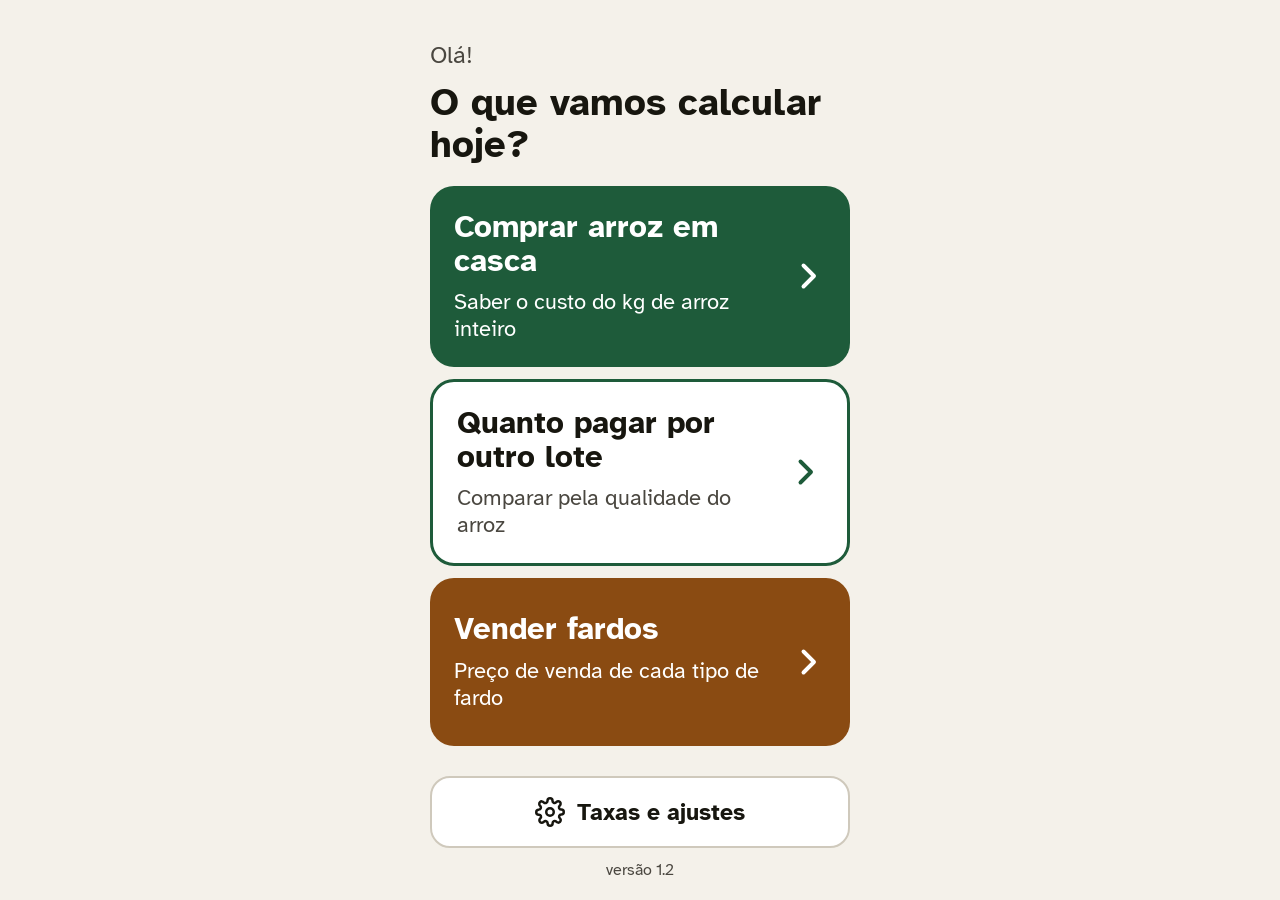
<file: index.html>
<!doctype html>
<html lang="pt-BR">
<head>
<meta charset="utf-8">
<meta name="viewport" content="width=device-width, initial-scale=1, viewport-fit=cover">
<meta name="theme-color" content="#F4F1EA">
<meta name="apple-mobile-web-app-capable" content="yes">
<meta name="mobile-web-app-capable" content="yes">
<meta name="apple-mobile-web-app-status-bar-style" content="default">
<meta name="apple-mobile-web-app-title" content="Custo Arroz">
<title>Custo do Arroz</title>
<link rel="manifest" href="manifest.webmanifest">
<link rel="icon" href="icon-192.png" type="image/png">
<link rel="apple-touch-icon" href="icon-180.png">
<link rel="preload" href="fonts/atkinson-400.woff2" as="font" type="font/woff2" crossorigin>
<link rel="preload" href="fonts/atkinson-700.woff2" as="font" type="font/woff2" crossorigin>
<link rel="stylesheet" href="styles.css">
</head>
<body>
<button id="update" class="update" type="button" hidden>Nova versão disponível.<br>Toque aqui para atualizar.</button>
<main id="app" class="app" aria-live="off"></main>
<div id="kp" class="kp" hidden></div>
<script src="calc.js"></script>
<script src="dados.js"></script>
<script src="app.js"></script>
</body>
</html>
</file>
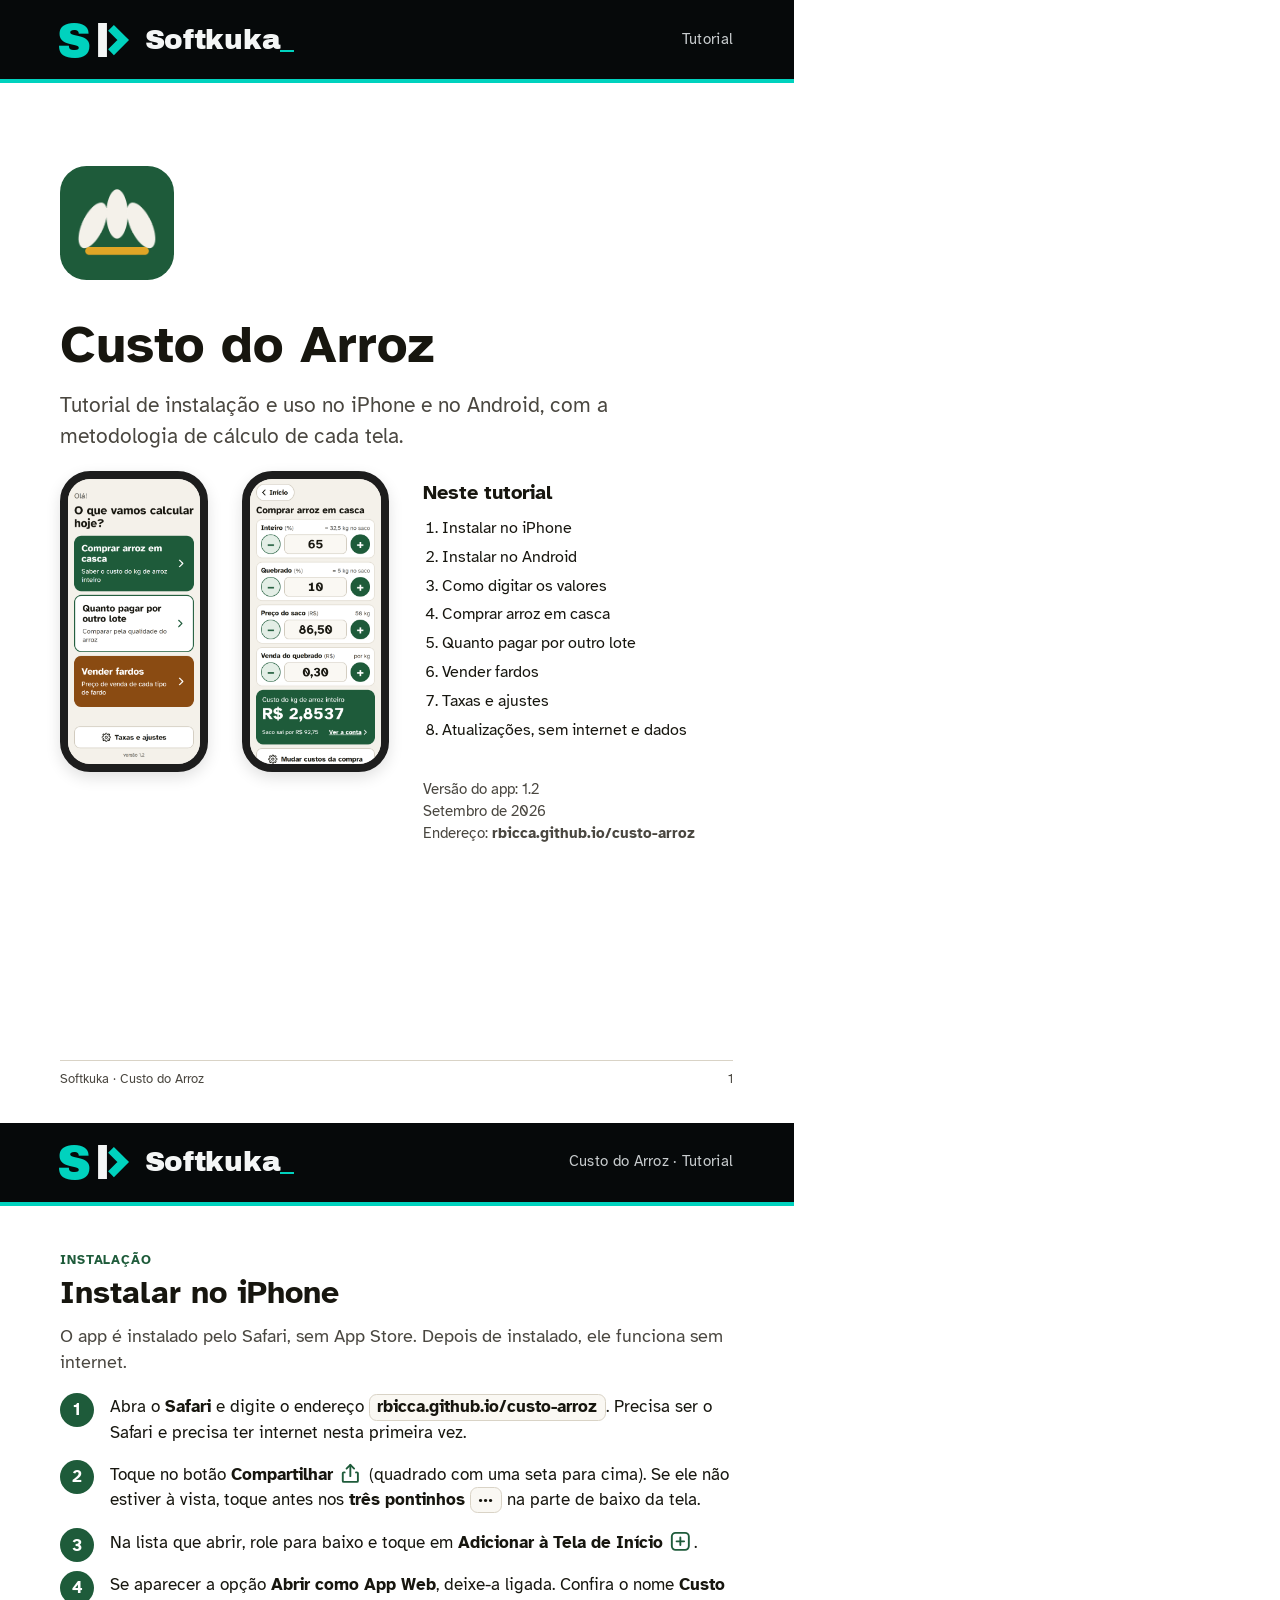
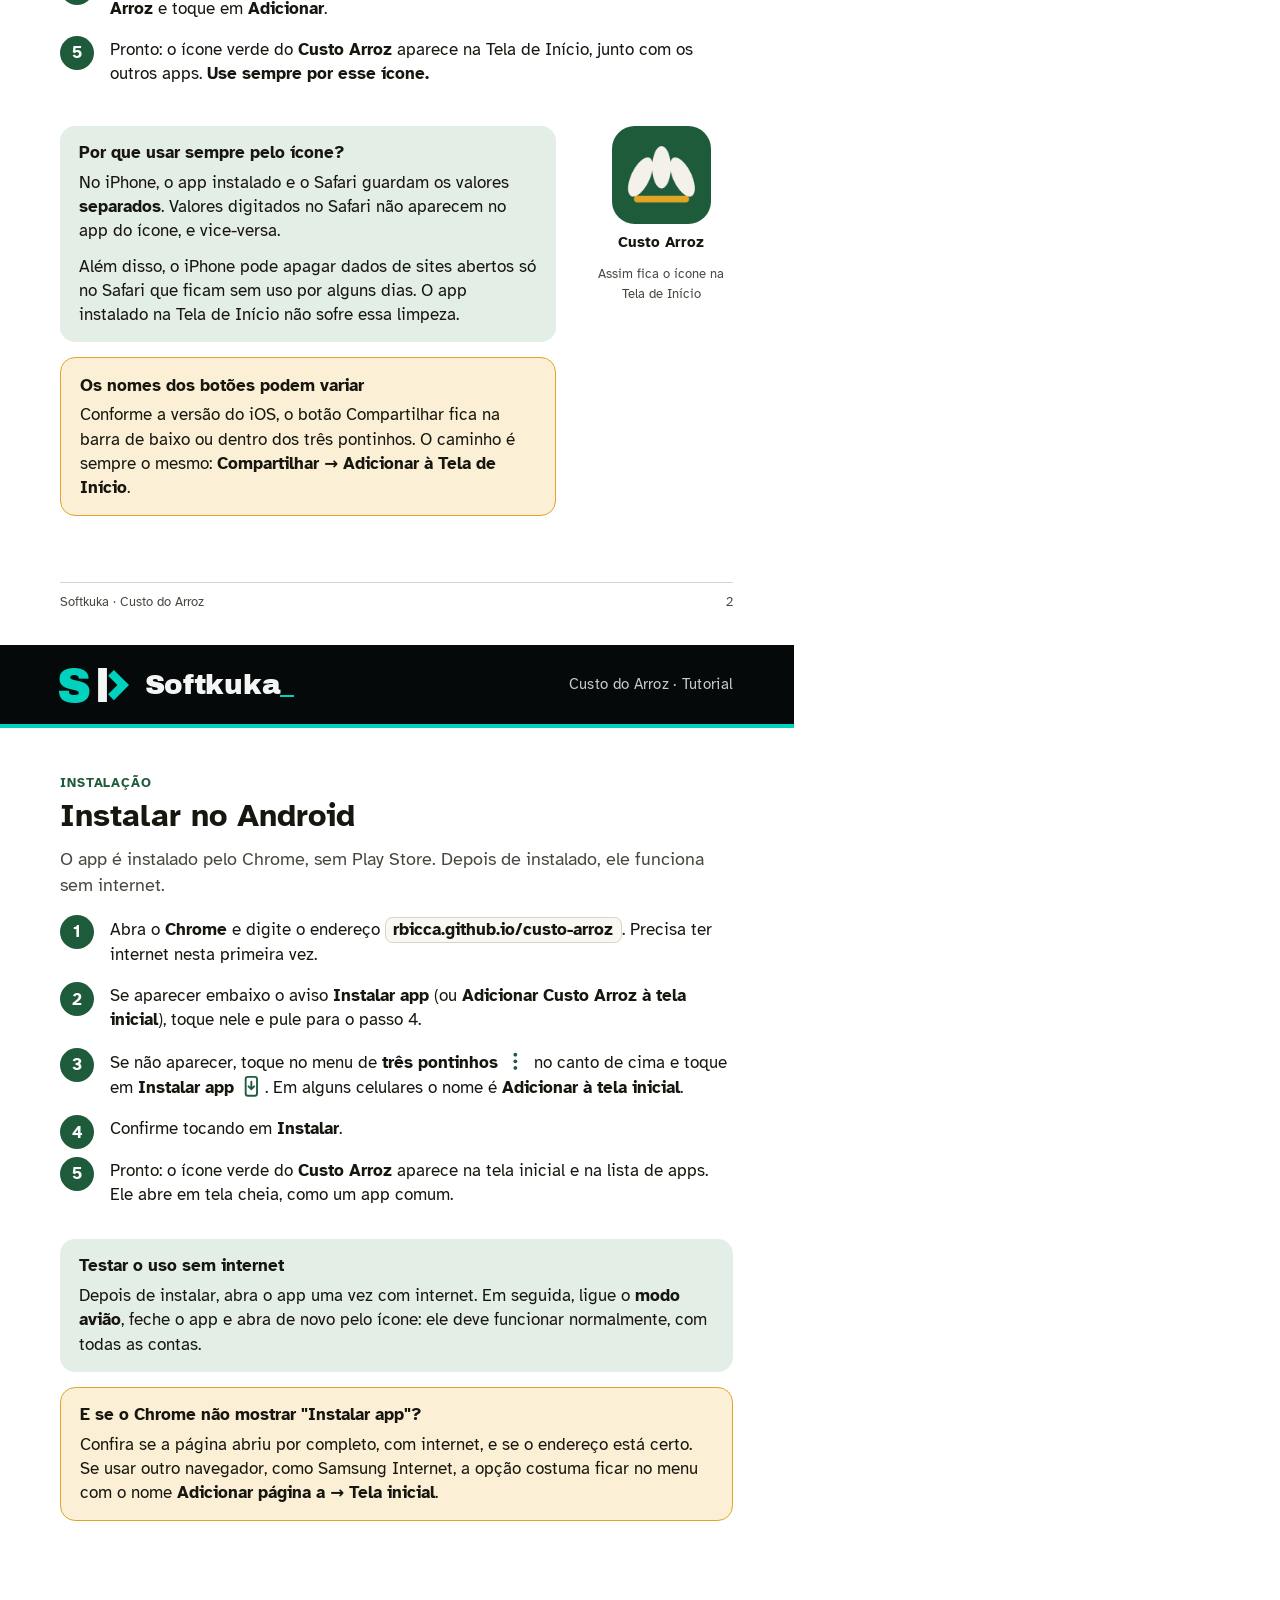
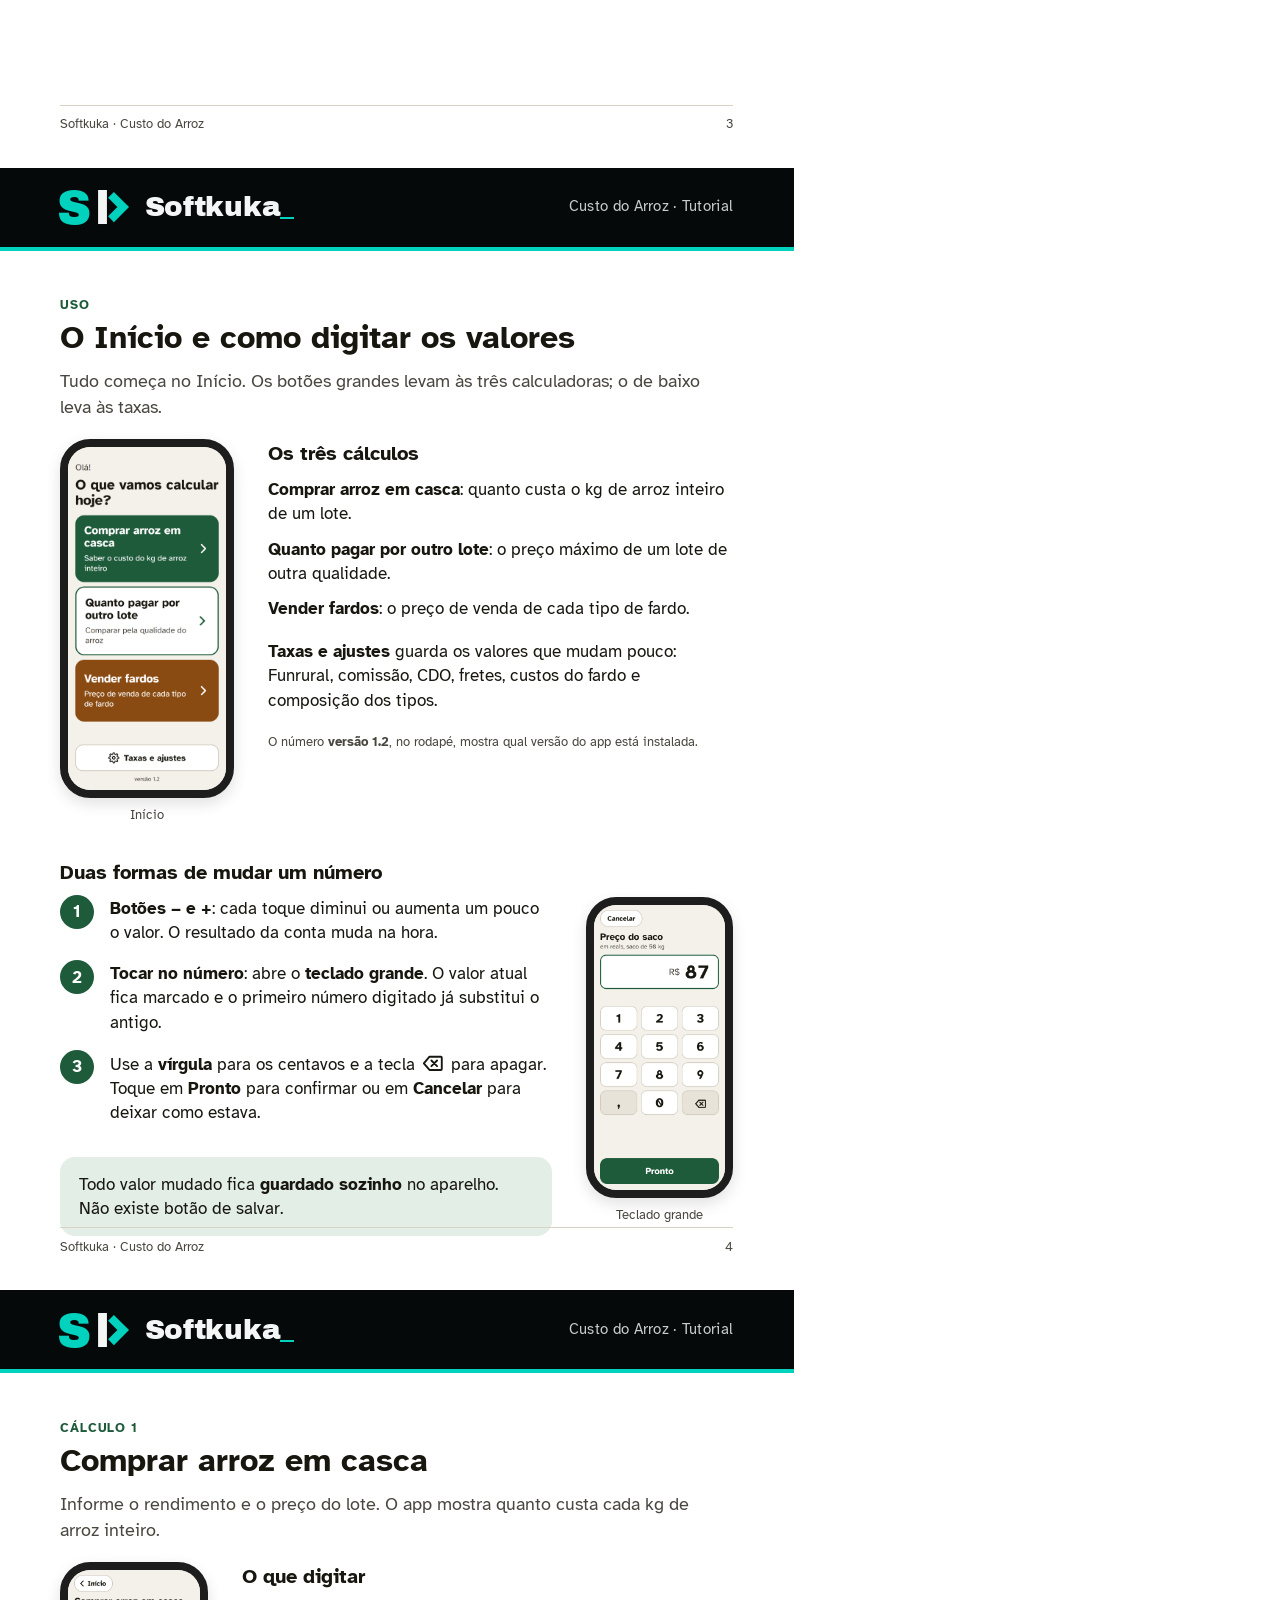
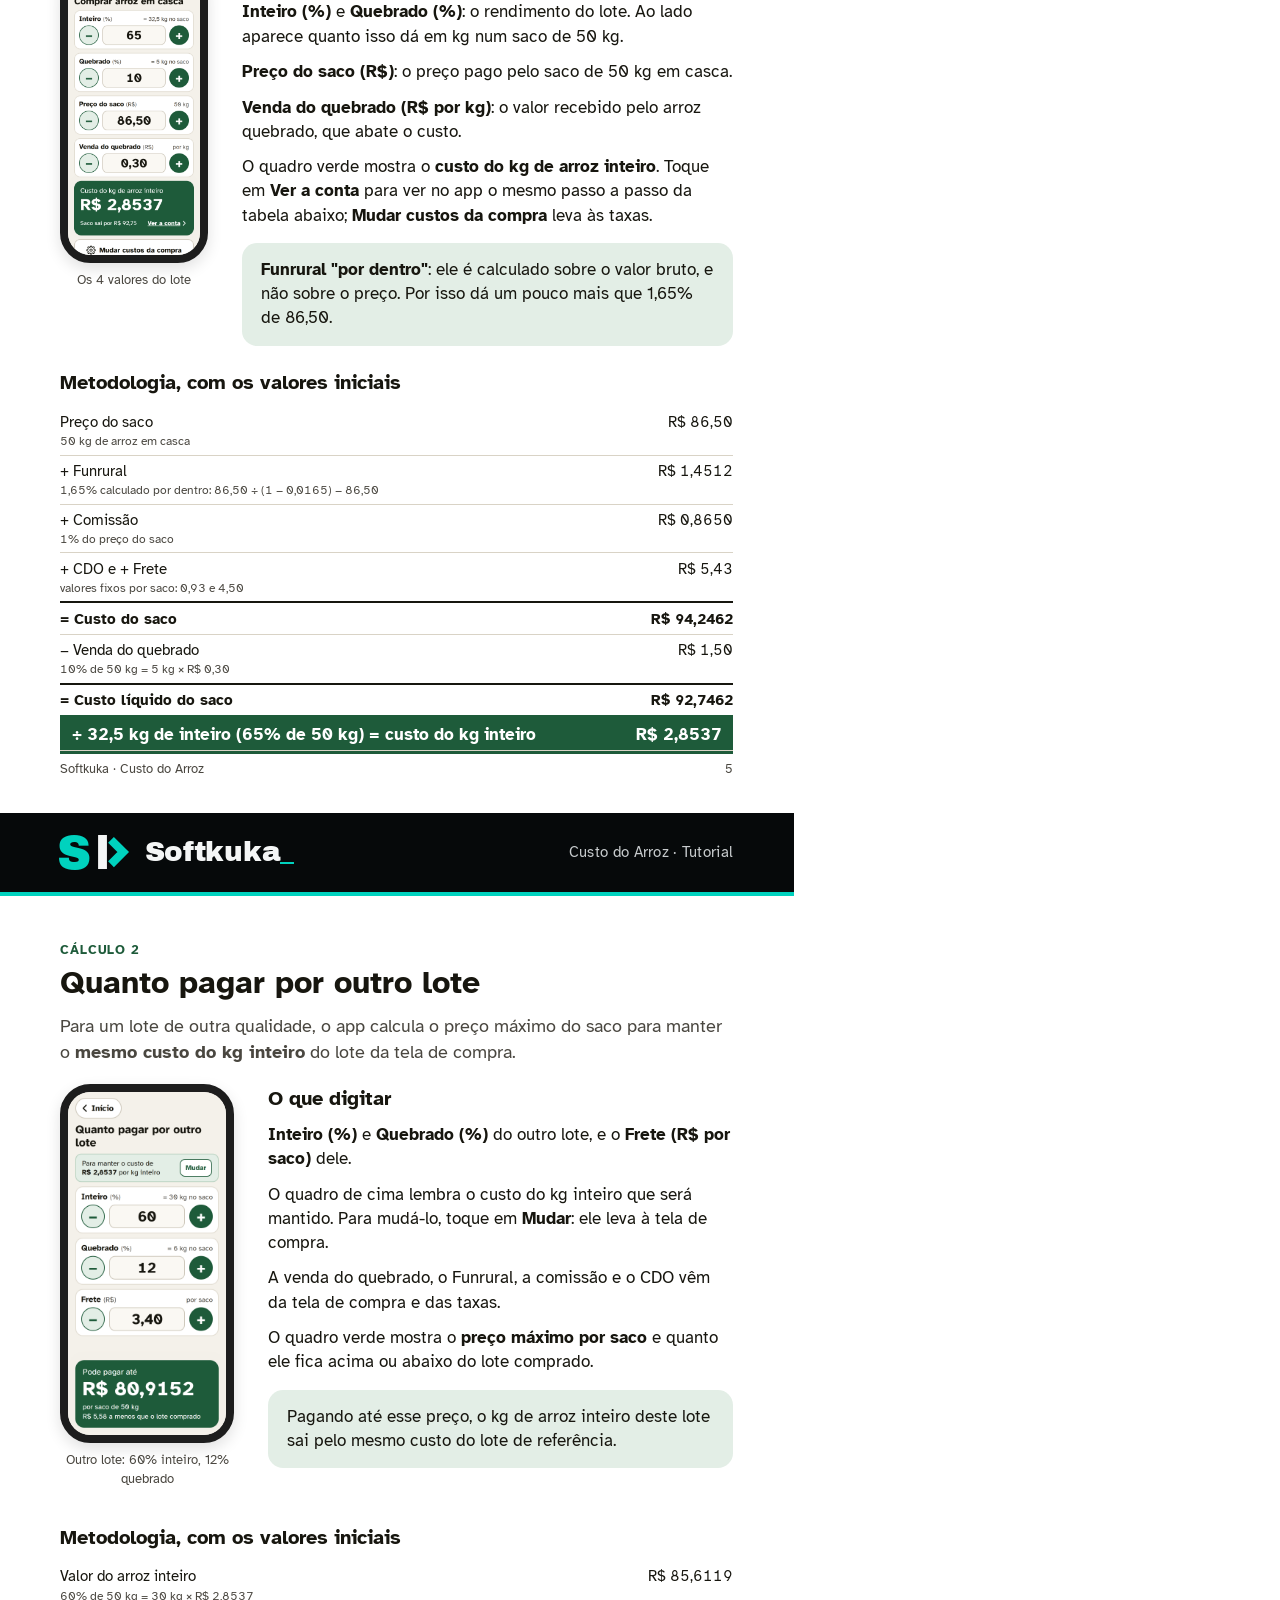
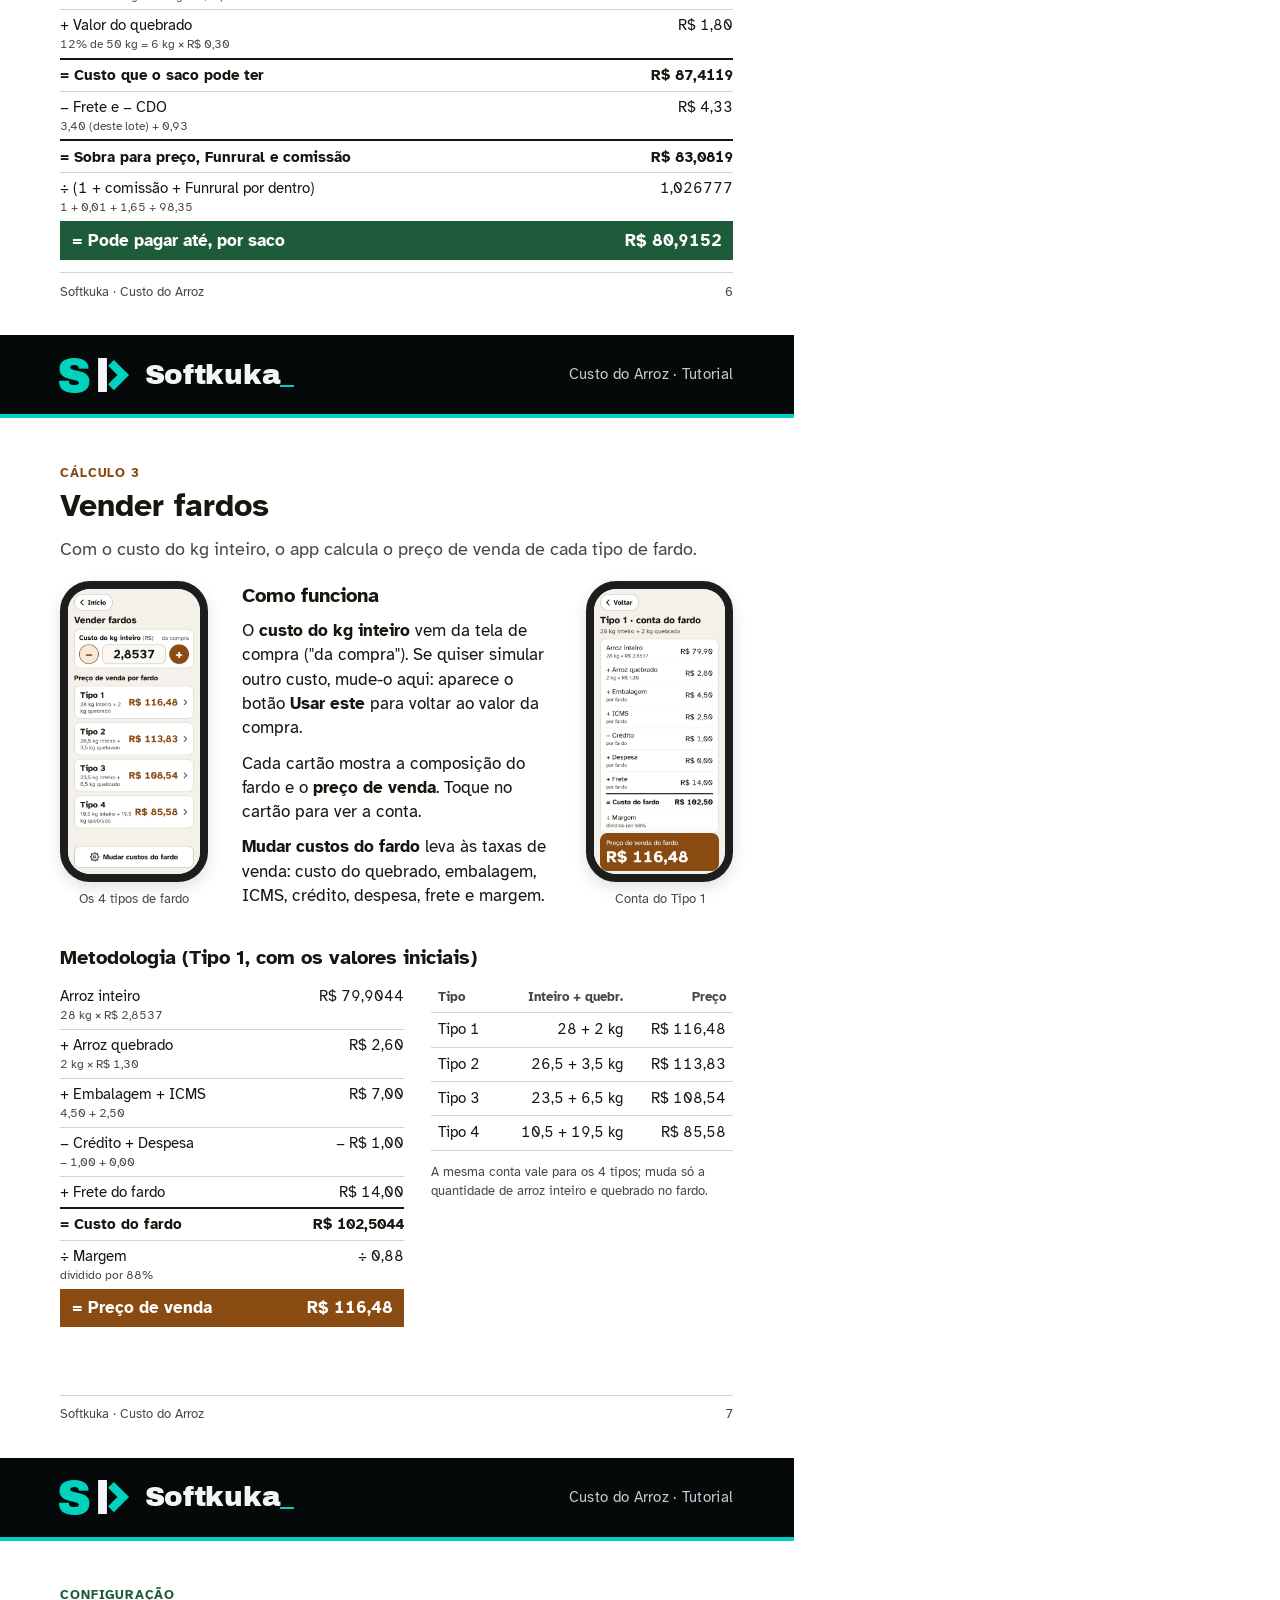
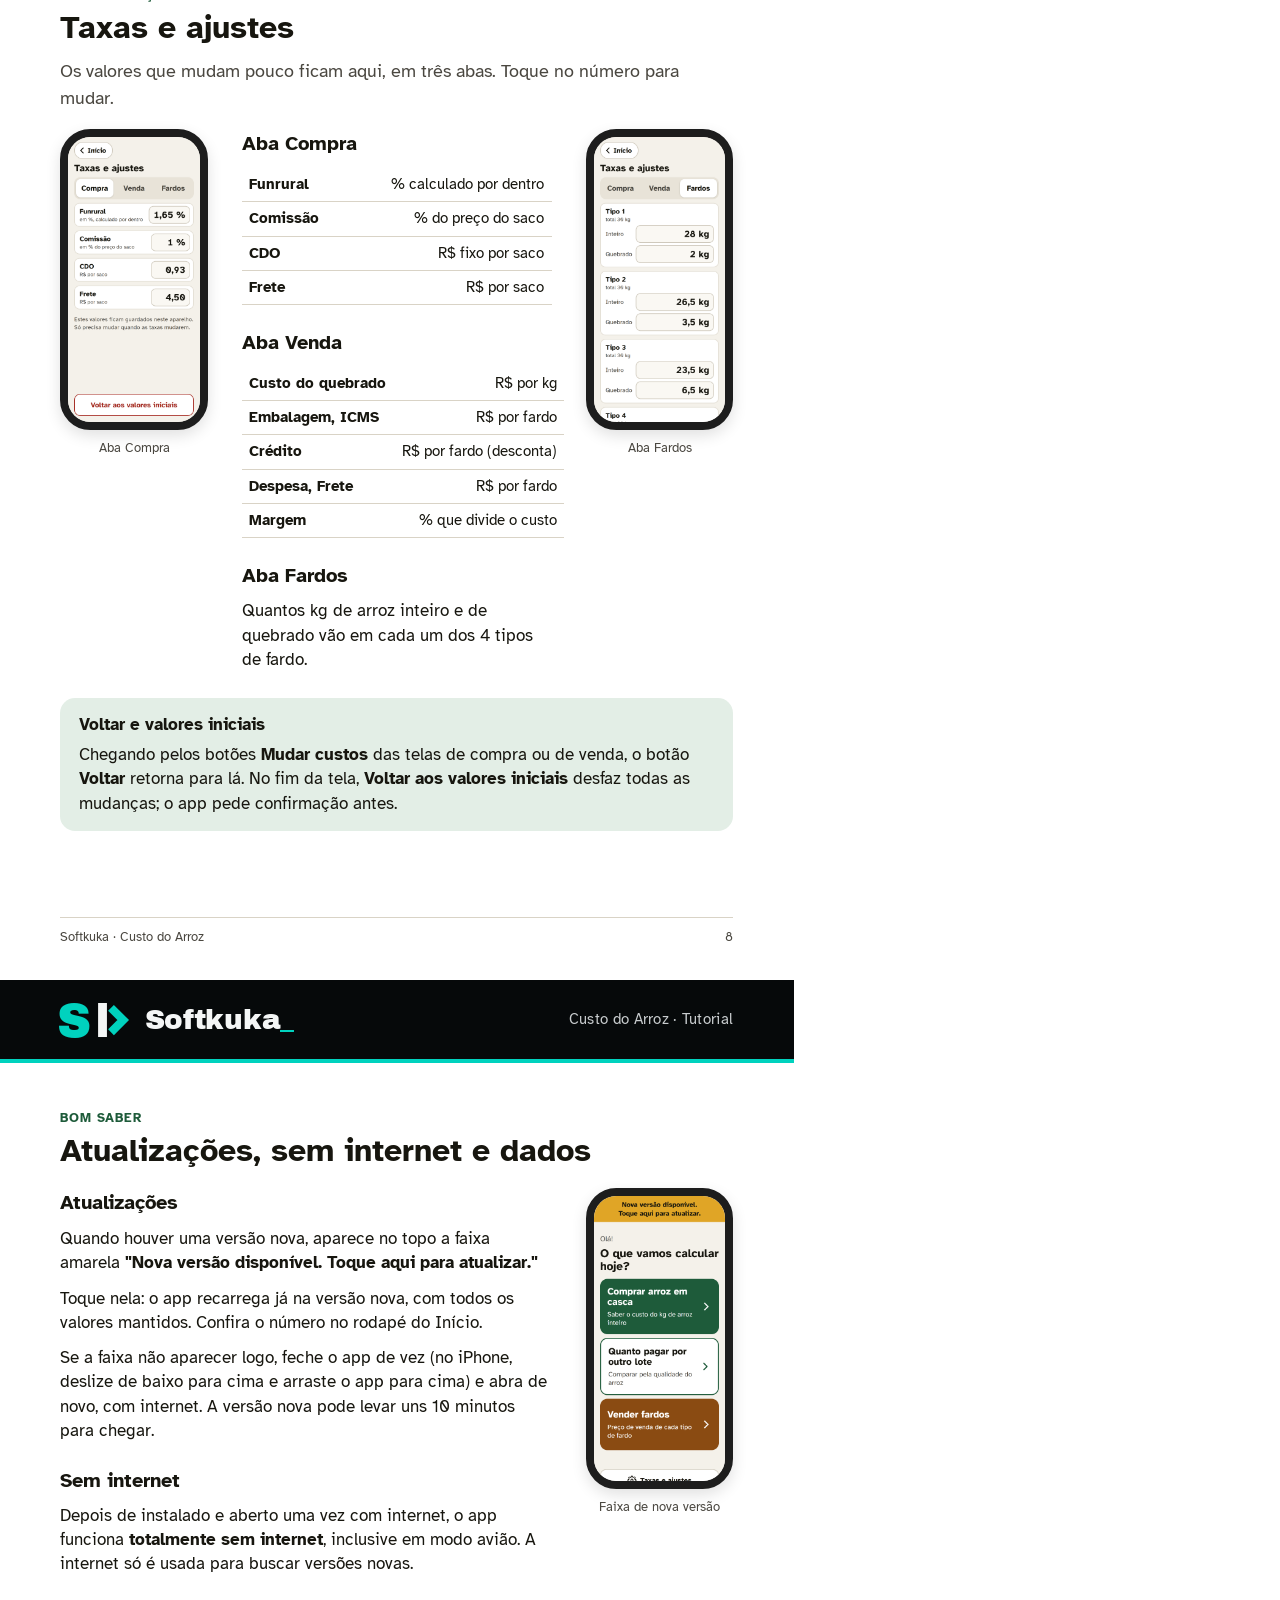
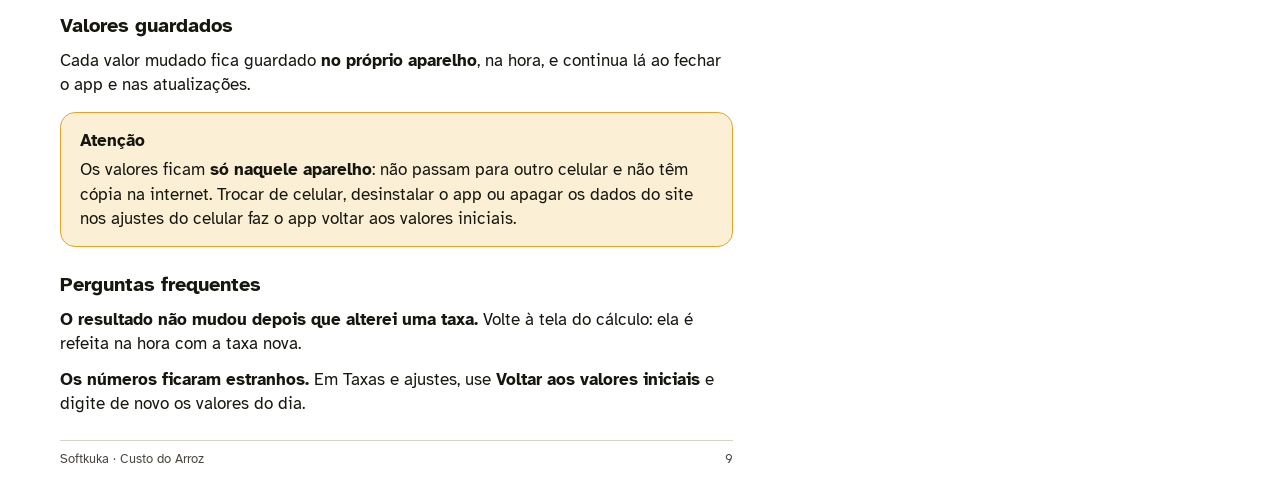
<file: docs/tutorial.html>
<!doctype html>
<html lang="pt-BR">
<head>
<meta charset="utf-8">
<title>Custo do Arroz — Tutorial</title>
<!--
  Fonte do tutorial em PDF. Para gerar o PDF de novo (Windows, com o Edge):
    msedge --headless=new --no-pdf-header-footer --print-to-pdf="docs\tutorial-custo-do-arroz.pdf" docs\tutorial.html
  As capturas em docs/img/ são do próprio app, em tamanho de iPhone (430×932, 2x).
-->
<style>
@font-face { font-family: 'Atkinson'; font-weight: 400; src: url(../fonts/atkinson-400.woff2) format('woff2'); }
@font-face { font-family: 'Atkinson'; font-weight: 700; src: url(../fonts/atkinson-700.woff2) format('woff2'); }
/* Fonte da marca Softkuka (logo). Licença em fonts/ArchivoBlack-OFL.txt. */
@font-face { font-family: 'Archivo Black'; src: url(fonts/ArchivoBlack-Regular.ttf) format('truetype'); }

:root {
  --ink: #17160F;
  --muted: #4A4740;
  --bg: #F4F1EA;
  --line: #D9D3C6;
  --green: #1E5B3A;
  --green-soft: #E3EEE6;
  --brown: #8A4B12;
  --brown-soft: #F6E9DA;
  --amber: #E0A526;
  --grafite: #06090A;      /* Softkuka: fundo da assinatura principal */
  --verde-pulso: #00D2BE;  /* Softkuka: cor de destaque */
}
@page { size: A4; margin: 0; }
* { box-sizing: border-box; }
html, body { margin: 0; }
body { font-family: 'Atkinson', system-ui, sans-serif; color: var(--ink); font-size: 12.5pt; line-height: 1.45;
       -webkit-print-color-adjust: exact; print-color-adjust: exact; }

.page { width: 210mm; height: 297mm; position: relative; overflow: hidden; page-break-after: always; background: #fff; }
.page:last-child { page-break-after: auto; }

/* Cabeçalho com a logo da Softkuka */
/* Assinatura horizontal padrão do manual Softkuka 2026: monograma + "Softkuka_" sobre Grafite.
   Monograma com 9 mm de altura (mínimo do manual: 8 mm em impresso) e respiro de meio monograma. */
.head { height: 22mm; background: var(--grafite); display: flex; align-items: center; justify-content: space-between;
        padding: 0 16mm; border-bottom: 1.2mm solid var(--verde-pulso); }
.marca { display: flex; align-items: center; gap: 4.6mm; }
.marca svg { height: 9mm; width: 17.64mm; display: block; overflow: visible; }
.marca span { font-family: 'Archivo Black', sans-serif; font-size: 7.4mm; line-height: 1; letter-spacing: -0.01em; color: #F4F6F6; }
.marca b { font-weight: normal; color: var(--verde-pulso); }
.head .rotulo { color: #C8CCCE; font-size: 11pt; letter-spacing: 0.02em; }

.body { padding: 11mm 16mm 0; }
.foot { position: absolute; left: 16mm; right: 16mm; bottom: 9mm; display: flex; justify-content: space-between;
        font-size: 9.5pt; color: var(--muted); border-top: 0.3mm solid var(--line); padding-top: 2.5mm; }

h1 { font-size: 24pt; line-height: 1.15; margin: 0 0 3mm; }
h2 { font-size: 15pt; margin: 6mm 0 2.5mm; }
p { margin: 0 0 3mm; }
.lead { font-size: 13.5pt; color: var(--muted); margin-bottom: 5mm; }
.tag { display: inline-block; font-size: 10pt; font-weight: 700; letter-spacing: 0.06em; text-transform: uppercase;
       color: var(--green); margin-bottom: 1.5mm; }
.tag.brown { color: var(--brown); }

/* Celular com captura */
.phone { border: 2.2mm solid #1d1d1d; border-radius: 8mm; overflow: hidden; background: var(--bg);
         box-shadow: 0 1.5mm 4mm rgba(0,0,0,0.12); }
.phone img { display: block; width: 100%; }
.cap { font-size: 10pt; color: var(--muted); text-align: center; margin-top: 2mm; }

.row { display: flex; gap: 9mm; align-items: flex-start; }
.col { flex: 1; min-width: 0; }
.shot { width: 46mm; flex: none; }
.shot.small { width: 39mm; }

/* Passos numerados */
.steps { list-style: none; margin: 0; padding: 0; counter-reset: s; }
.steps li { counter-increment: s; position: relative; padding: 0 0 4.5mm 13mm; min-height: 11mm; }
.steps li::before { content: counter(s); position: absolute; left: 0; top: -0.5mm; width: 9mm; height: 9mm; border-radius: 50%;
                    background: var(--green); color: #fff; font-weight: 700; font-size: 13pt; display: flex; align-items: center; justify-content: center; }
.steps.brown li::before { background: var(--brown); }
.steps b { font-weight: 700; }
.ico { display: inline-block; vertical-align: -1.2mm; width: 6mm; height: 6mm; margin: 0 0.5mm; }
.chip { display: inline-block; border: 0.35mm solid var(--line); border-radius: 2mm; padding: 0 2mm; background: #FAF8F3; font-weight: 700; white-space: nowrap; }

.box { border-radius: 4mm; padding: 4mm 5mm; margin: 4mm 0; }
.box.green { background: var(--green-soft); }
.box.brown { background: var(--brown-soft); }
.box.amber { background: #FBF0D6; border: 0.4mm solid var(--amber); }
.box h3 { margin: 0 0 1.5mm; font-size: 12.5pt; }
.box p:last-child { margin-bottom: 0; }

/* Conta passo a passo */
table.conta { width: 100%; border-collapse: collapse; font-size: 11.5pt; font-variant-numeric: tabular-nums; }
table.conta td { padding: 1.1mm 0; border-top: 0.25mm solid var(--line); vertical-align: top; }
table.conta td:last-child { text-align: right; white-space: nowrap; padding-left: 4mm; }
table.conta tr:first-child td { border-top: none; }
table.conta .sub { display: block; font-size: 9pt; color: var(--muted); }
table.conta tr.total td { border-top: 0.6mm solid var(--ink); font-weight: 700; }
table.conta tr.final td { background: var(--green); color: #fff; font-weight: 700; font-size: 13pt; padding: 1.8mm 3mm; border: none; }
table.conta.brown tr.final td { background: var(--brown); }

table.grade { width: 100%; border-collapse: collapse; font-size: 11pt; font-variant-numeric: tabular-nums; }
table.grade th, table.grade td { padding: 1.6mm 2mm; border-bottom: 0.25mm solid var(--line); text-align: right; white-space: nowrap; }
table.grade th:first-child, table.grade td:first-child { text-align: left; }
table.grade th { font-size: 10pt; color: var(--muted); font-weight: 700; }

/* Capa */
.capa .body { padding-top: 22mm; }
.capa h1 { font-size: 40pt; margin-bottom: 4mm; }
.capa .lead { font-size: 16pt; max-width: 150mm; }
.capa .icone { width: 30mm; height: 30mm; border-radius: 7mm; display: block; margin-bottom: 9mm; }
.capa .meta { font-size: 11.5pt; color: var(--muted); margin-top: 8mm; }
.indice { columns: 2; column-gap: 10mm; margin: 0; padding-left: 5mm; font-size: 12pt; }
.indice li { margin-bottom: 1.5mm; }
</style>
</head>
<body>

<!-- ============ 1. CAPA ============ -->
<section class="page capa">
  <div class="head"><div class="marca" role="img" aria-label="Softkuka"><svg viewBox="0 0 196 100" aria-hidden="true"><text x="-8" y="99" font-family="'Archivo Black',sans-serif" font-size="139" fill="#00D2BE">S</text><rect x="112" y="0" width="26" height="100" fill="#F4F6F6"></rect><polyline points="150,14 186,50 150,86" fill="none" stroke="#00D2BE" stroke-width="24"></polyline></svg><span aria-hidden="true">Softkuka<b>_</b></span></div><span class="rotulo">Tutorial</span></div>
  <div class="body">
    <img class="icone" src="img/icone-app.png" alt="">
    <h1>Custo do Arroz</h1>
    <p class="lead">Tutorial de instalação e uso no iPhone e no Android, com a metodologia de cálculo de cada tela.</p>
    <div class="row" style="margin-top: 4mm">
      <div class="shot small"><div class="phone"><img src="img/inicio.png" alt="Tela de início"></div></div>
      <div class="shot small"><div class="phone"><img src="img/compra.png" alt="Tela de compra"></div></div>
      <div class="col" style="padding-top: 2mm">
        <h2 style="margin-top: 0">Neste tutorial</h2>
        <ol class="indice" style="columns: 1">
          <li>Instalar no iPhone</li>
          <li>Instalar no Android</li>
          <li>Como digitar os valores</li>
          <li>Comprar arroz em casca</li>
          <li>Quanto pagar por outro lote</li>
          <li>Vender fardos</li>
          <li>Taxas e ajustes</li>
          <li>Atualizações, sem internet e dados</li>
        </ol>
        <p class="meta">Versão do app: 1.2<br>Setembro de 2026<br>Endereço: <b>rbicca.github.io/custo-arroz</b></p>
      </div>
    </div>
  </div>
  <div class="foot"><span>Softkuka · Custo do Arroz</span><span>1</span></div>
</section>

<!-- ============ 2. INSTALAR NO IPHONE ============ -->
<section class="page">
  <div class="head"><div class="marca" role="img" aria-label="Softkuka"><svg viewBox="0 0 196 100" aria-hidden="true"><text x="-8" y="99" font-family="'Archivo Black',sans-serif" font-size="139" fill="#00D2BE">S</text><rect x="112" y="0" width="26" height="100" fill="#F4F6F6"></rect><polyline points="150,14 186,50 150,86" fill="none" stroke="#00D2BE" stroke-width="24"></polyline></svg><span aria-hidden="true">Softkuka<b>_</b></span></div><span class="rotulo">Custo do Arroz · Tutorial</span></div>
  <div class="body">
    <span class="tag">Instalação</span>
    <h1>Instalar no iPhone</h1>
    <p class="lead">O app é instalado pelo Safari, sem App Store. Depois de instalado, ele funciona sem internet.</p>
    <ol class="steps">
      <li>Abra o <b>Safari</b> e digite o endereço <span class="chip">rbicca.github.io/custo-arroz</span>. Precisa ser o Safari e precisa ter internet nesta primeira vez.</li>
      <li>Toque no botão <b>Compartilhar</b>
        <svg class="ico" viewBox="0 0 24 24" fill="none" stroke="#1E5B3A" stroke-width="2" stroke-linecap="round" stroke-linejoin="round"><path d="M12 3v12"/><path d="M8 7l4-4 4 4"/><path d="M6 11H5a1 1 0 0 0-1 1v8a1 1 0 0 0 1 1h14a1 1 0 0 0 1-1v-8a1 1 0 0 0-1-1h-1"/></svg>
        (quadrado com uma seta para cima). Se ele não estiver à vista, toque antes nos <b>três pontinhos</b> <span class="chip">···</span> na parte de baixo da tela.</li>
      <li>Na lista que abrir, role para baixo e toque em <b>Adicionar à Tela de Início</b>
        <svg class="ico" viewBox="0 0 24 24" fill="none" stroke="#1E5B3A" stroke-width="2" stroke-linecap="round" stroke-linejoin="round"><rect x="3" y="3" width="18" height="18" rx="4"/><path d="M12 8v8M8 12h8"/></svg>.</li>
      <li>Se aparecer a opção <b>Abrir como App Web</b>, deixe-a ligada. Confira o nome <b>Custo Arroz</b> e toque em <b>Adicionar</b>.</li>
      <li>Pronto: o ícone verde do <b>Custo Arroz</b> aparece na Tela de Início, junto com os outros apps. <b>Use sempre por esse ícone.</b></li>
    </ol>
    <div class="row" style="margin-top: 2mm">
      <div class="col">
        <div class="box green">
          <h3>Por que usar sempre pelo ícone?</h3>
          <p>No iPhone, o app instalado e o Safari guardam os valores <b>separados</b>. Valores digitados no Safari não aparecem no app do ícone, e vice-versa.</p>
          <p>Além disso, o iPhone pode apagar dados de sites abertos só no Safari que ficam sem uso por alguns dias. O app instalado na Tela de Início não sofre essa limpeza.</p>
        </div>
        <div class="box amber">
          <h3>Os nomes dos botões podem variar</h3>
          <p>Conforme a versão do iOS, o botão Compartilhar fica na barra de baixo ou dentro dos três pontinhos. O caminho é sempre o mesmo: <b>Compartilhar → Adicionar à Tela de Início</b>.</p>
        </div>
      </div>
      <div style="width: 38mm; flex: none; text-align: center; padding-top: 4mm">
        <img src="img/icone-app.png" alt="" style="width: 26mm; border-radius: 6mm; display: block; margin: 0 auto">
        <p class="cap" style="font-size: 11pt; color: var(--ink)"><b>Custo Arroz</b></p>
        <p class="cap">Assim fica o ícone na Tela de Início</p>
      </div>
    </div>
  </div>
  <div class="foot"><span>Softkuka · Custo do Arroz</span><span>2</span></div>
</section>

<!-- ============ 3. INSTALAR NO ANDROID ============ -->
<section class="page">
  <div class="head"><div class="marca" role="img" aria-label="Softkuka"><svg viewBox="0 0 196 100" aria-hidden="true"><text x="-8" y="99" font-family="'Archivo Black',sans-serif" font-size="139" fill="#00D2BE">S</text><rect x="112" y="0" width="26" height="100" fill="#F4F6F6"></rect><polyline points="150,14 186,50 150,86" fill="none" stroke="#00D2BE" stroke-width="24"></polyline></svg><span aria-hidden="true">Softkuka<b>_</b></span></div><span class="rotulo">Custo do Arroz · Tutorial</span></div>
  <div class="body">
    <span class="tag">Instalação</span>
    <h1>Instalar no Android</h1>
    <p class="lead">O app é instalado pelo Chrome, sem Play Store. Depois de instalado, ele funciona sem internet.</p>
    <ol class="steps">
      <li>Abra o <b>Chrome</b> e digite o endereço <span class="chip">rbicca.github.io/custo-arroz</span>. Precisa ter internet nesta primeira vez.</li>
      <li>Se aparecer embaixo o aviso <b>Instalar app</b> (ou <b>Adicionar Custo Arroz à tela inicial</b>), toque nele e pule para o passo 4.</li>
      <li>Se não aparecer, toque no menu de <b>três pontinhos</b>
        <svg class="ico" viewBox="0 0 24 24" fill="#1E5B3A"><circle cx="12" cy="5" r="2"/><circle cx="12" cy="12" r="2"/><circle cx="12" cy="19" r="2"/></svg>
        no canto de cima e toque em <b>Instalar app</b>
        <svg class="ico" viewBox="0 0 24 24" fill="none" stroke="#1E5B3A" stroke-width="2" stroke-linecap="round" stroke-linejoin="round"><rect x="6" y="2" width="12" height="20" rx="2.5"/><path d="M12 7v8M9 12l3 3 3-3"/></svg>.
        Em alguns celulares o nome é <b>Adicionar à tela inicial</b>.</li>
      <li>Confirme tocando em <b>Instalar</b>.</li>
      <li>Pronto: o ícone verde do <b>Custo Arroz</b> aparece na tela inicial e na lista de apps. Ele abre em tela cheia, como um app comum.</li>
    </ol>
    <div class="box green">
      <h3>Testar o uso sem internet</h3>
      <p>Depois de instalar, abra o app uma vez com internet. Em seguida, ligue o <b>modo avião</b>, feche o app e abra de novo pelo ícone: ele deve funcionar normalmente, com todas as contas.</p>
    </div>
    <div class="box amber">
      <h3>E se o Chrome não mostrar "Instalar app"?</h3>
      <p>Confira se a página abriu por completo, com internet, e se o endereço está certo. Se usar outro navegador, como Samsung Internet, a opção costuma ficar no menu com o nome <b>Adicionar página a → Tela inicial</b>.</p>
    </div>
  </div>
  <div class="foot"><span>Softkuka · Custo do Arroz</span><span>3</span></div>
</section>

<!-- ============ 4. COMO DIGITAR ============ -->
<section class="page">
  <div class="head"><div class="marca" role="img" aria-label="Softkuka"><svg viewBox="0 0 196 100" aria-hidden="true"><text x="-8" y="99" font-family="'Archivo Black',sans-serif" font-size="139" fill="#00D2BE">S</text><rect x="112" y="0" width="26" height="100" fill="#F4F6F6"></rect><polyline points="150,14 186,50 150,86" fill="none" stroke="#00D2BE" stroke-width="24"></polyline></svg><span aria-hidden="true">Softkuka<b>_</b></span></div><span class="rotulo">Custo do Arroz · Tutorial</span></div>
  <div class="body">
    <span class="tag">Uso</span>
    <h1>O Início e como digitar os valores</h1>
    <p class="lead">Tudo começa no Início. Os botões grandes levam às três calculadoras; o de baixo leva às taxas.</p>
    <div class="row">
      <div class="shot"><div class="phone"><img src="img/inicio.png" alt="Início"></div><p class="cap">Início</p></div>
      <div class="col">
        <h2 style="margin-top: 0">Os três cálculos</h2>
        <p><b>Comprar arroz em casca</b>: quanto custa o kg de arroz inteiro de um lote.</p>
        <p><b>Quanto pagar por outro lote</b>: o preço máximo de um lote de outra qualidade.</p>
        <p><b>Vender fardos</b>: o preço de venda de cada tipo de fardo.</p>
        <p style="margin-top: 5mm"><b>Taxas e ajustes</b> guarda os valores que mudam pouco: Funrural, comissão, CDO, fretes, custos do fardo e composição dos tipos.</p>
        <p class="cap" style="text-align: left; margin-top: 5mm">O número <b>versão 1.2</b>, no rodapé, mostra qual versão do app está instalada.</p>
      </div>
    </div>
    <h2>Duas formas de mudar um número</h2>
    <div class="row">
      <div class="col">
        <ol class="steps">
          <li><b>Botões − e +</b>: cada toque diminui ou aumenta um pouco o valor. O resultado da conta muda na hora.</li>
          <li><b>Tocar no número</b>: abre o <b>teclado grande</b>. O valor atual fica marcado e o primeiro número digitado já substitui o antigo.</li>
          <li>Use a <b>vírgula</b> para os centavos e a tecla
            <svg class="ico" viewBox="0 0 24 24" fill="none" stroke="#17160F" stroke-width="2" stroke-linecap="round" stroke-linejoin="round"><path d="M21 5H9l-6 7 6 7h12a1 1 0 0 0 1-1V6a1 1 0 0 0-1-1z"/><path d="M17 9l-6 6M11 9l6 6"/></svg>
            para apagar. Toque em <b>Pronto</b> para confirmar ou em <b>Cancelar</b> para deixar como estava.</li>
        </ol>
        <div class="box green"><p>Todo valor mudado fica <b>guardado sozinho</b> no aparelho. Não existe botão de salvar.</p></div>
      </div>
      <div class="shot small"><div class="phone"><img src="img/teclado.png" alt="Teclado grande"></div><p class="cap">Teclado grande</p></div>
    </div>
  </div>
  <div class="foot"><span>Softkuka · Custo do Arroz</span><span>4</span></div>
</section>

<!-- ============ 5. COMPRAR ARROZ EM CASCA ============ -->
<section class="page">
  <div class="head"><div class="marca" role="img" aria-label="Softkuka"><svg viewBox="0 0 196 100" aria-hidden="true"><text x="-8" y="99" font-family="'Archivo Black',sans-serif" font-size="139" fill="#00D2BE">S</text><rect x="112" y="0" width="26" height="100" fill="#F4F6F6"></rect><polyline points="150,14 186,50 150,86" fill="none" stroke="#00D2BE" stroke-width="24"></polyline></svg><span aria-hidden="true">Softkuka<b>_</b></span></div><span class="rotulo">Custo do Arroz · Tutorial</span></div>
  <div class="body">
    <span class="tag">Cálculo 1</span>
    <h1>Comprar arroz em casca</h1>
    <p class="lead">Informe o rendimento e o preço do lote. O app mostra quanto custa cada kg de arroz inteiro.</p>
    <div class="row">
      <div class="shot small"><div class="phone"><img src="img/compra.png" alt="Comprar arroz em casca"></div><p class="cap">Os 4 valores do lote</p></div>
      <div class="col">
        <h2 style="margin-top: 0">O que digitar</h2>
        <p><b>Inteiro (%)</b> e <b>Quebrado (%)</b>: o rendimento do lote. Ao lado aparece quanto isso dá em kg num saco de 50 kg.</p>
        <p><b>Preço do saco (R$)</b>: o preço pago pelo saco de 50 kg em casca.</p>
        <p><b>Venda do quebrado (R$ por kg)</b>: o valor recebido pelo arroz quebrado, que abate o custo.</p>
        <p>O quadro verde mostra o <b>custo do kg de arroz inteiro</b>. Toque em <b>Ver a conta</b> para ver no app o mesmo passo a passo da tabela abaixo; <b>Mudar custos da compra</b> leva às taxas.</p>
        <div class="box green" style="margin-bottom: 0"><p><b>Funrural "por dentro"</b>: ele é calculado sobre o valor bruto, e não sobre o preço. Por isso dá um pouco mais que 1,65% de 86,50.</p></div>
      </div>
    </div>
    <h2>Metodologia, com os valores iniciais</h2>
    <table class="conta">
      <tr><td>Preço do saco<span class="sub">50 kg de arroz em casca</span></td><td>R$ 86,50</td></tr>
      <tr><td>+ Funrural<span class="sub">1,65% calculado por dentro: 86,50 ÷ (1 − 0,0165) − 86,50</span></td><td>R$ 1,4512</td></tr>
      <tr><td>+ Comissão<span class="sub">1% do preço do saco</span></td><td>R$ 0,8650</td></tr>
      <tr><td>+ CDO e + Frete<span class="sub">valores fixos por saco: 0,93 e 4,50</span></td><td>R$ 5,43</td></tr>
      <tr class="total"><td>= Custo do saco</td><td>R$ 94,2462</td></tr>
      <tr><td>− Venda do quebrado<span class="sub">10% de 50 kg = 5 kg × R$ 0,30</span></td><td>R$ 1,50</td></tr>
      <tr class="total"><td>= Custo líquido do saco</td><td>R$ 92,7462</td></tr>
      <tr class="final"><td>÷ 32,5 kg de inteiro (65% de 50 kg) = custo do kg inteiro</td><td>R$ 2,8537</td></tr>
    </table>
  </div>
  <div class="foot"><span>Softkuka · Custo do Arroz</span><span>5</span></div>
</section>

<!-- ============ 6. QUANTO PAGAR POR OUTRO LOTE ============ -->
<section class="page">
  <div class="head"><div class="marca" role="img" aria-label="Softkuka"><svg viewBox="0 0 196 100" aria-hidden="true"><text x="-8" y="99" font-family="'Archivo Black',sans-serif" font-size="139" fill="#00D2BE">S</text><rect x="112" y="0" width="26" height="100" fill="#F4F6F6"></rect><polyline points="150,14 186,50 150,86" fill="none" stroke="#00D2BE" stroke-width="24"></polyline></svg><span aria-hidden="true">Softkuka<b>_</b></span></div><span class="rotulo">Custo do Arroz · Tutorial</span></div>
  <div class="body">
    <span class="tag">Cálculo 2</span>
    <h1>Quanto pagar por outro lote</h1>
    <p class="lead">Para um lote de outra qualidade, o app calcula o preço máximo do saco para manter o <b>mesmo custo do kg inteiro</b> do lote da tela de compra.</p>
    <div class="row">
      <div class="shot"><div class="phone"><img src="img/comparar.png" alt="Quanto pagar por outro lote"></div><p class="cap">Outro lote: 60% inteiro, 12% quebrado</p></div>
      <div class="col">
        <h2 style="margin-top: 0">O que digitar</h2>
        <p><b>Inteiro (%)</b> e <b>Quebrado (%)</b> do outro lote, e o <b>Frete (R$ por saco)</b> dele.</p>
        <p>O quadro de cima lembra o custo do kg inteiro que será mantido. Para mudá-lo, toque em <b>Mudar</b>: ele leva à tela de compra.</p>
        <p>A venda do quebrado, o Funrural, a comissão e o CDO vêm da tela de compra e das taxas.</p>
        <p>O quadro verde mostra o <b>preço máximo por saco</b> e quanto ele fica acima ou abaixo do lote comprado.</p>
        <div class="box green"><p>Pagando até esse preço, o kg de arroz inteiro deste lote sai pelo mesmo custo do lote de referência.</p></div>
      </div>
    </div>
    <h2>Metodologia, com os valores iniciais</h2>
    <table class="conta">
      <tr><td>Valor do arroz inteiro<span class="sub">60% de 50 kg = 30 kg × R$ 2,8537</span></td><td>R$ 85,6119</td></tr>
      <tr><td>+ Valor do quebrado<span class="sub">12% de 50 kg = 6 kg × R$ 0,30</span></td><td>R$ 1,80</td></tr>
      <tr class="total"><td>= Custo que o saco pode ter</td><td>R$ 87,4119</td></tr>
      <tr><td>− Frete e − CDO<span class="sub">3,40 (deste lote) + 0,93</span></td><td>R$ 4,33</td></tr>
      <tr class="total"><td>= Sobra para preço, Funrural e comissão</td><td>R$ 83,0819</td></tr>
      <tr><td>÷ (1 + comissão + Funrural por dentro)<span class="sub">1 + 0,01 + 1,65 ÷ 98,35</span></td><td>1,026777</td></tr>
      <tr class="final"><td>= Pode pagar até, por saco</td><td>R$ 80,9152</td></tr>
    </table>
  </div>
  <div class="foot"><span>Softkuka · Custo do Arroz</span><span>6</span></div>
</section>

<!-- ============ 7. VENDER FARDOS ============ -->
<section class="page">
  <div class="head"><div class="marca" role="img" aria-label="Softkuka"><svg viewBox="0 0 196 100" aria-hidden="true"><text x="-8" y="99" font-family="'Archivo Black',sans-serif" font-size="139" fill="#00D2BE">S</text><rect x="112" y="0" width="26" height="100" fill="#F4F6F6"></rect><polyline points="150,14 186,50 150,86" fill="none" stroke="#00D2BE" stroke-width="24"></polyline></svg><span aria-hidden="true">Softkuka<b>_</b></span></div><span class="rotulo">Custo do Arroz · Tutorial</span></div>
  <div class="body">
    <span class="tag brown">Cálculo 3</span>
    <h1>Vender fardos</h1>
    <p class="lead">Com o custo do kg inteiro, o app calcula o preço de venda de cada tipo de fardo.</p>
    <div class="row">
      <div class="shot small"><div class="phone"><img src="img/venda.png" alt="Vender fardos"></div><p class="cap">Os 4 tipos de fardo</p></div>
      <div class="col">
        <h2 style="margin-top: 0">Como funciona</h2>
        <p>O <b>custo do kg inteiro</b> vem da tela de compra ("da compra"). Se quiser simular outro custo, mude-o aqui: aparece o botão <b>Usar este</b> para voltar ao valor da compra.</p>
        <p>Cada cartão mostra a composição do fardo e o <b>preço de venda</b>. Toque no cartão para ver a conta.</p>
        <p><b>Mudar custos do fardo</b> leva às taxas de venda: custo do quebrado, embalagem, ICMS, crédito, despesa, frete e margem.</p>
      </div>
      <div class="shot small"><div class="phone"><img src="img/fardo.png" alt="Conta do fardo"></div><p class="cap">Conta do Tipo 1</p></div>
    </div>
    <h2>Metodologia (Tipo 1, com os valores iniciais)</h2>
    <div class="row" style="gap: 7mm">
      <div class="col">
        <table class="conta brown">
          <tr><td>Arroz inteiro<span class="sub">28 kg × R$ 2,8537</span></td><td>R$ 79,9044</td></tr>
          <tr><td>+ Arroz quebrado<span class="sub">2 kg × R$ 1,30</span></td><td>R$ 2,60</td></tr>
          <tr><td>+ Embalagem + ICMS<span class="sub">4,50 + 2,50</span></td><td>R$ 7,00</td></tr>
          <tr><td>− Crédito + Despesa<span class="sub">− 1,00 + 0,00</span></td><td>− R$ 1,00</td></tr>
          <tr><td>+ Frete do fardo</td><td>R$ 14,00</td></tr>
          <tr class="total"><td>= Custo do fardo</td><td>R$ 102,5044</td></tr>
          <tr><td>÷ Margem<span class="sub">dividido por 88%</span></td><td>÷ 0,88</td></tr>
          <tr class="final"><td>= Preço de venda</td><td>R$ 116,48</td></tr>
        </table>
      </div>
      <div style="width: 80mm; flex: none">
        <table class="grade">
          <tr><th>Tipo</th><th>Inteiro + quebr.</th><th>Preço</th></tr>
          <tr><td>Tipo 1</td><td>28 + 2 kg</td><td>R$ 116,48</td></tr>
          <tr><td>Tipo 2</td><td>26,5 + 3,5 kg</td><td>R$ 113,83</td></tr>
          <tr><td>Tipo 3</td><td>23,5 + 6,5 kg</td><td>R$ 108,54</td></tr>
          <tr><td>Tipo 4</td><td>10,5 + 19,5 kg</td><td>R$ 85,58</td></tr>
        </table>
        <p class="cap" style="text-align: left; margin-top: 3mm">A mesma conta vale para os 4 tipos; muda só a quantidade de arroz inteiro e quebrado no fardo.</p>
      </div>
    </div>
  </div>
  <div class="foot"><span>Softkuka · Custo do Arroz</span><span>7</span></div>
</section>

<!-- ============ 8. TAXAS E AJUSTES ============ -->
<section class="page">
  <div class="head"><div class="marca" role="img" aria-label="Softkuka"><svg viewBox="0 0 196 100" aria-hidden="true"><text x="-8" y="99" font-family="'Archivo Black',sans-serif" font-size="139" fill="#00D2BE">S</text><rect x="112" y="0" width="26" height="100" fill="#F4F6F6"></rect><polyline points="150,14 186,50 150,86" fill="none" stroke="#00D2BE" stroke-width="24"></polyline></svg><span aria-hidden="true">Softkuka<b>_</b></span></div><span class="rotulo">Custo do Arroz · Tutorial</span></div>
  <div class="body">
    <span class="tag">Configuração</span>
    <h1>Taxas e ajustes</h1>
    <p class="lead">Os valores que mudam pouco ficam aqui, em três abas. Toque no número para mudar.</p>
    <div class="row">
      <div class="shot small"><div class="phone"><img src="img/ajustes-compra.png" alt="Taxas: aba Compra"></div><p class="cap">Aba Compra</p></div>
      <div class="col">
        <h2 style="margin-top: 0">Aba Compra</h2>
        <table class="grade">
          <tr><td><b>Funrural</b></td><td>% calculado por dentro</td></tr>
          <tr><td><b>Comissão</b></td><td>% do preço do saco</td></tr>
          <tr><td><b>CDO</b></td><td>R$ fixo por saco</td></tr>
          <tr><td><b>Frete</b></td><td>R$ por saco</td></tr>
        </table>
        <h2>Aba Venda</h2>
        <table class="grade">
          <tr><td><b>Custo do quebrado</b></td><td>R$ por kg</td></tr>
          <tr><td><b>Embalagem, ICMS</b></td><td>R$ por fardo</td></tr>
          <tr><td><b>Crédito</b></td><td>R$ por fardo (desconta)</td></tr>
          <tr><td><b>Despesa, Frete</b></td><td>R$ por fardo</td></tr>
          <tr><td><b>Margem</b></td><td>% que divide o custo</td></tr>
        </table>
        <h2>Aba Fardos</h2>
        <p>Quantos kg de arroz inteiro e de quebrado vão em cada um dos 4 tipos de fardo.</p>
      </div>
      <div class="shot small"><div class="phone"><img src="img/ajustes-fardos.png" alt="Taxas: aba Fardos"></div><p class="cap">Aba Fardos</p></div>
    </div>
    <div class="box green">
      <h3>Voltar e valores iniciais</h3>
      <p>Chegando pelos botões <b>Mudar custos</b> das telas de compra ou de venda, o botão <b>Voltar</b> retorna para lá. No fim da tela, <b>Voltar aos valores iniciais</b> desfaz todas as mudanças; o app pede confirmação antes.</p>
    </div>
  </div>
  <div class="foot"><span>Softkuka · Custo do Arroz</span><span>8</span></div>
</section>

<!-- ============ 9. ATUALIZAÇÕES E DADOS ============ -->
<section class="page">
  <div class="head"><div class="marca" role="img" aria-label="Softkuka"><svg viewBox="0 0 196 100" aria-hidden="true"><text x="-8" y="99" font-family="'Archivo Black',sans-serif" font-size="139" fill="#00D2BE">S</text><rect x="112" y="0" width="26" height="100" fill="#F4F6F6"></rect><polyline points="150,14 186,50 150,86" fill="none" stroke="#00D2BE" stroke-width="24"></polyline></svg><span aria-hidden="true">Softkuka<b>_</b></span></div><span class="rotulo">Custo do Arroz · Tutorial</span></div>
  <div class="body">
    <span class="tag">Bom saber</span>
    <h1>Atualizações, sem internet e dados</h1>
    <div class="row" style="margin-top: 5mm">
      <div class="col">
        <h2 style="margin-top: 0">Atualizações</h2>
        <p>Quando houver uma versão nova, aparece no topo a faixa amarela <b>"Nova versão disponível. Toque aqui para atualizar."</b></p>
        <p>Toque nela: o app recarrega já na versão nova, com todos os valores mantidos. Confira o número no rodapé do Início.</p>
        <p>Se a faixa não aparecer logo, feche o app de vez (no iPhone, deslize de baixo para cima e arraste o app para cima) e abra de novo, com internet. A versão nova pode levar uns 10 minutos para chegar.</p>
        <h2>Sem internet</h2>
        <p>Depois de instalado e aberto uma vez com internet, o app funciona <b>totalmente sem internet</b>, inclusive em modo avião. A internet só é usada para buscar versões novas.</p>
      </div>
      <div class="shot small"><div class="phone"><img src="img/atualizacao.png" alt="Aviso de nova versão"></div><p class="cap">Faixa de nova versão</p></div>
    </div>
    <h2>Valores guardados</h2>
    <p>Cada valor mudado fica guardado <b>no próprio aparelho</b>, na hora, e continua lá ao fechar o app e nas atualizações.</p>
    <div class="box amber">
      <h3>Atenção</h3>
      <p>Os valores ficam <b>só naquele aparelho</b>: não passam para outro celular e não têm cópia na internet. Trocar de celular, desinstalar o app ou apagar os dados do site nos ajustes do celular faz o app voltar aos valores iniciais.</p>
    </div>
    <h2>Perguntas frequentes</h2>
    <p><b>O resultado não mudou depois que alterei uma taxa.</b> Volte à tela do cálculo: ela é refeita na hora com a taxa nova.</p>
    <p><b>Os números ficaram estranhos.</b> Em Taxas e ajustes, use <b>Voltar aos valores iniciais</b> e digite de novo os valores do dia.</p>
  </div>
  <div class="foot"><span>Softkuka · Custo do Arroz</span><span>9</span></div>
</section>

</body>
</html>
</file>
<file: styles.css>
/* Fonte guardada no próprio app (funciona sem internet). Licença em fonts/OFL.txt. */
@font-face {
  font-family: 'Atkinson Hyperlegible';
  font-style: normal;
  font-weight: 400;
  font-display: swap;
  src: url(fonts/atkinson-400.woff2) format('woff2');
}
@font-face {
  font-family: 'Atkinson Hyperlegible';
  font-style: normal;
  font-weight: 700;
  font-display: swap;
  src: url(fonts/atkinson-700.woff2) format('woff2');
}

:root {
  --bg: #F4F1EA;
  --surface: #FFFFFF;
  --surface-2: #FAF8F3;
  --ink: #17160F;
  --muted: #4A4740;
  --line: #CFC9BC;
  --line-soft: #E2DDD2;
  --green: #1E5B3A;
  --green-dark: #123D26;
  --green-soft: #E3EEE6;
  --brown: #8A4B12;
  --brown-soft: #F6E9DA;
  --focus: #E0A526;
  --danger: #A3251B;
  --radius: 20px;
  --safe-top: env(safe-area-inset-top, 0px);
  --safe-bottom: env(safe-area-inset-bottom, 0px);
}

* { box-sizing: border-box; }

html, body {
  margin: 0;
  background: var(--bg);
  color: var(--ink);
  font-family: 'Atkinson Hyperlegible', -apple-system, system-ui, sans-serif;
  -webkit-text-size-adjust: 100%;
  -webkit-tap-highlight-color: transparent;
}

button, a { font-family: inherit; touch-action: manipulation; }
button { cursor: pointer; }
:focus-visible { outline: 4px solid var(--focus); outline-offset: 3px; }

.app {
  max-width: 460px;
  min-height: 100dvh;
  margin: 0 auto;
  padding: calc(var(--safe-top) + 16px) 20px calc(var(--safe-bottom) + 20px);
  display: flex;
  flex-direction: column;
  gap: 12px;
}

/* Topo das telas */
.top { display: flex; align-items: center; min-height: 56px; }
.back {
  display: inline-flex; align-items: center; gap: 4px;
  height: 56px; padding: 0 20px 0 10px;
  border-radius: 28px; border: 2px solid var(--line); background: var(--surface);
  color: var(--ink); font-size: 22px; font-weight: 700; text-decoration: none;
}
.back svg { width: 28px; height: 28px; }
h1 { margin: 0; font-size: 31px; line-height: 1.15; }
h2 { margin: 6px 0 0; font-size: 23px; line-height: 1.2; }
.sub { margin: -6px 0 0; font-size: 20px; color: var(--muted); }

/* Início */
.hello { font-size: 24px; color: var(--muted); margin-top: 24px; }
.home-title { font-size: 38px; line-height: 1.1; margin-bottom: 8px; }
.big {
  display: flex; align-items: center; gap: 12px;
  min-height: 168px; padding: 24px; border-radius: 24px;
  text-decoration: none; color: #fff; background: var(--green);
}
.big.outline { background: var(--surface); color: var(--ink); border: 3px solid var(--green); }
.big.outline .big-sub { color: var(--muted); }
.big.outline svg { color: var(--green); }
.big.brown { background: var(--brown); }
.big-text { display: flex; flex-direction: column; gap: 10px; flex: 1; }
.big-title { font-size: 31px; font-weight: 700; line-height: 1.1; }
.big-sub { font-size: 22px; line-height: 1.25; }
.big svg { width: 36px; height: 36px; flex-shrink: 0; }

.plain {
  display: flex; align-items: center; justify-content: center; gap: 12px;
  min-height: 72px; padding: 0 16px; border-radius: 20px;
  border: 2px solid var(--line); background: var(--surface);
  color: var(--ink); font-size: 23px; font-weight: 700; text-decoration: none;
}
.plain svg { width: 30px; height: 30px; }
.push { margin-top: auto; }
.versao { margin: 0; text-align: center; font-size: 16px; color: var(--muted); }

/* Campo com − e + */
.field {
  display: flex; flex-direction: column; gap: 8px;
  padding: 12px 14px; border-radius: var(--radius);
  background: var(--surface); border: 2px solid var(--line-soft);
}
.field-head { display: flex; justify-content: space-between; align-items: baseline; gap: 8px; }
.field-label { font-size: 22px; font-weight: 700; }
.field-label small { font-size: 19px; font-weight: 400; color: var(--muted); }
.field-hint { font-size: 19px; color: var(--muted); text-align: right; }
.stepper { display: flex; align-items: center; gap: 12px; }
.round {
  width: 64px; height: 64px; flex-shrink: 0; border-radius: 50%;
  border: 2px solid var(--green); background: var(--green-soft); color: var(--green);
  font-size: 40px; font-weight: 700; line-height: 1; padding: 0;
  display: flex; align-items: center; justify-content: center;
}
.round.plus { background: var(--green); color: #fff; }
.round:active { transform: scale(0.94); }
.value {
  flex: 1; min-width: 0; height: 64px; border-radius: 16px;
  border: 2px solid var(--line); background: var(--surface-2); color: var(--ink);
  font-size: 40px; font-weight: 700; font-variant-numeric: tabular-nums;
}
.brown-theme .round { border-color: var(--brown); background: var(--brown-soft); color: var(--brown); }
.brown-theme .round.plus { background: var(--brown); color: #fff; }

.warn {
  padding: 12px 16px; border-radius: 16px; font-size: 19px; line-height: 1.3;
  background: #FBE4E1; border: 2px solid var(--danger); color: var(--danger); font-weight: 700;
}

.info {
  display: flex; justify-content: space-between; align-items: center; gap: 12px;
  padding: 12px 16px; border-radius: 16px; font-size: 19px; line-height: 1.3;
  background: var(--green-soft); border: 2px solid #B9D3C1;
}
.info.brown-info { background: var(--brown-soft); border-color: #E3C9AB; }
.info strong { font-variant-numeric: tabular-nums; }
.link-btn {
  flex-shrink: 0; min-height: 48px; padding: 0 14px; border-radius: 14px;
  border: 2px solid currentColor; background: var(--surface);
  color: var(--green); font-size: 19px; font-weight: 700; text-decoration: none;
  display: inline-flex; align-items: center;
}
.brown-info .link-btn { color: var(--brown); }

/* Resultado fixo embaixo */
.result {
  position: sticky; bottom: calc(var(--safe-bottom) + 10px);
  margin-top: auto;
  display: flex; flex-direction: column; gap: 4px;
  padding: 18px 20px; border-radius: 24px;
  background: var(--green); color: #fff;
  box-shadow: 0 -6px 18px rgba(244, 241, 234, 0.9);
}
.result.brown { background: var(--brown); }
.result-label { font-size: 22px; }
.result-value { font-size: 54px; font-weight: 700; line-height: 1.05; font-variant-numeric: tabular-nums; }
.result-foot { display: flex; justify-content: space-between; align-items: center; gap: 8px; margin-top: 6px; font-size: 19px; }
.result a { color: #fff; font-size: 20px; font-weight: 700; display: inline-flex; align-items: center; min-height: 44px; }
.result a svg { width: 24px; height: 24px; }
.result-value.bad { font-size: 34px; }
.result-value.long { font-size: 44px; }
.result-note { font-size: 19px; line-height: 1.35; margin-top: 4px; }

/* Conta passo a passo */
.rows { padding: 4px 18px; border-radius: var(--radius); background: var(--surface); border: 2px solid var(--line-soft); }
.row { display: flex; justify-content: space-between; align-items: center; gap: 12px; padding: 10px 0; border-top: 1px solid #ECE7DC; }
.row:first-child { border-top: none; }
.row.total { border-top: 3px solid var(--ink); font-weight: 700; }
.row-text { display: flex; flex-direction: column; gap: 2px; }
.row-label { font-size: 22px; }
.row-sub { font-size: 17px; color: var(--muted); font-weight: 400; }
.row-value { font-size: 25px; font-variant-numeric: tabular-nums; white-space: nowrap; }

/* Cartões dos tipos de fardo */
.tipo {
  display: flex; align-items: center; gap: 10px; min-height: 96px;
  padding: 12px 12px 12px 18px; border-radius: var(--radius);
  background: var(--surface); border: 2px solid var(--line-soft);
  color: var(--ink); text-decoration: none;
}
.tipo-text { display: flex; flex-direction: column; gap: 2px; flex: 1; }
.tipo-nome { font-size: 27px; font-weight: 700; }
.tipo-comp { font-size: 18px; color: var(--muted); }
.tipo-preco { font-size: 32px; font-weight: 700; color: var(--brown); font-variant-numeric: tabular-nums; white-space: nowrap; }
.tipo svg { width: 28px; height: 28px; color: var(--muted); flex-shrink: 0; }

/* Ajustes */
.tabs { display: grid; grid-template-columns: repeat(3, 1fr); gap: 6px; padding: 6px; border-radius: 20px; background: #E8E3D8; }
.tab { height: 60px; border: none; border-radius: 15px; background: transparent; color: var(--muted); font-size: 24px; font-weight: 700; }
.tab[aria-selected="true"] { background: var(--surface); color: var(--ink); box-shadow: 0 1px 3px rgba(0, 0, 0, 0.18); }
.setting {
  display: flex; align-items: center; justify-content: space-between; gap: 12px;
  min-height: 76px; padding: 8px 10px 8px 16px; border-radius: 18px;
  background: var(--surface); border: 2px solid var(--line-soft);
}
.setting .value { flex: 0 0 auto; min-width: 128px; height: 58px; padding: 0 14px; font-size: 30px; text-align: right; }
.tipo-setting { flex-direction: column; align-items: stretch; gap: 8px; padding: 12px 14px 12px 16px; }
.kg-pair { display: grid; grid-template-columns: auto 1fr; align-items: center; gap: 8px 12px; }
.kg-label { font-size: 20px; color: var(--muted); }
.kg-pair .value { width: 100%; }
.note { margin: 8px 0 0; font-size: 19px; line-height: 1.35; color: var(--muted); }
.danger-btn { color: var(--danger); border-color: var(--danger); }

/* Teclado grande */
.kp {
  position: fixed; inset: 0; z-index: 10; background: var(--bg);
  overflow-y: auto;
}
.kp-inner {
  max-width: 460px; min-height: 100%; margin: 0 auto;
  padding: calc(var(--safe-top) + 16px) 20px calc(var(--safe-bottom) + 20px);
  display: flex; flex-direction: column; gap: 14px;
}
.kp-display {
  display: flex; align-items: center; justify-content: flex-end; gap: 10px;
  min-height: 112px; padding: 0 22px; border-radius: 20px;
  background: var(--surface); border: 3px solid var(--green);
}
.kp-display .unit { font-size: 30px; color: var(--muted); }
.kp-display .num { font-size: 64px; font-weight: 700; font-variant-numeric: tabular-nums; padding: 0 6px; border-radius: 10px; }
.kp-display .num.fresh { background: #CFE3D5; }
.kp-help { font-size: 19px; color: var(--muted); min-height: 24px; }
.kp-help.err { color: var(--danger); font-weight: 700; }
.keys { display: grid; grid-template-columns: repeat(3, 1fr); gap: 12px; margin-top: 4px; }
.key {
  height: 80px; border-radius: 20px; border: 2px solid var(--line);
  background: var(--surface); color: var(--ink); font-size: 42px; font-weight: 700;
}
.key.alt { background: #E8E3D8; }
.key:active { filter: brightness(0.9); }
.key svg { width: 40px; height: 40px; vertical-align: middle; }
.done {
  height: 84px; border: none; border-radius: 22px; background: var(--green); color: #fff;
  font-size: 30px; font-weight: 700;
}
.done:disabled { background: #9DB2A5; }
body.kp-open { overflow: hidden; }

/* Aviso de nova versão, fixo no topo */
.update {
  position: sticky; top: 0; z-index: 20;
  display: block; width: 100%; max-width: 460px; margin: 0 auto;
  padding: calc(var(--safe-top) + 14px) 20px 14px;
  border: none; background: var(--focus); color: var(--ink);
  font-size: 22px; font-weight: 700; line-height: 1.3; text-align: center;
}
.update[hidden] { display: none; }
</file>
